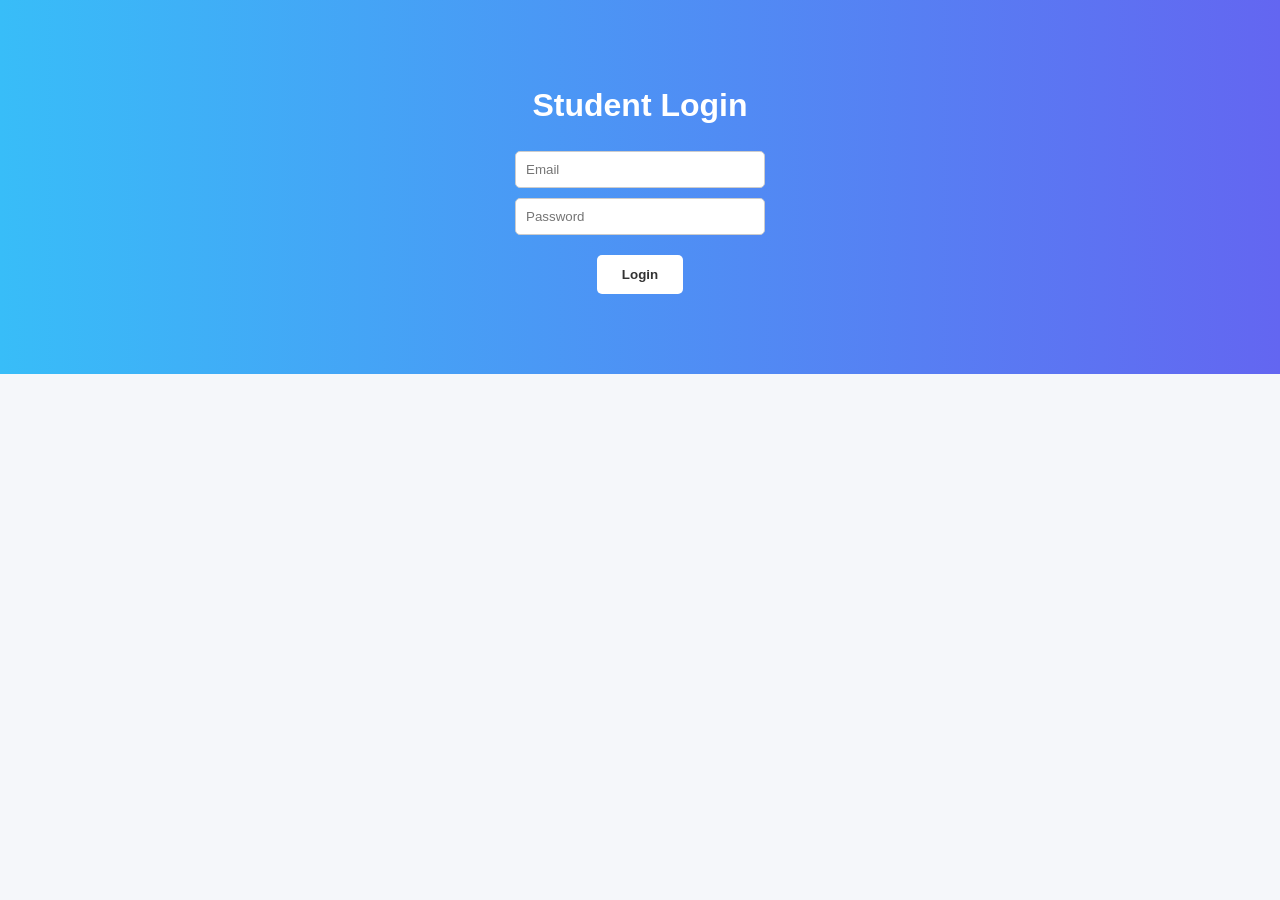
<file: College/index.html>
<!DOCTYPE html>
<html lang="en">
<head>
  <meta charset="UTF-8">
  <title>ABC College</title>
  <link rel="stylesheet" href="style.css">
</head>
<body>
<script>
  if (localStorage.getItem("isLoggedIn") !== "true") {
    window.location.href = "login.html";
  }
</script>

<!-- 🔷 Navbar -->
<header>
  <h2>KLE College</h2>
  <nav>
    <a href="#">Home</a>
    <a href="#courses">Courses</a>
    <a href="#facilities">Facilities</a>
    <a href="#contact">Contact</a>
  </nav>
</header>

<!-- 🎯 Hero Section -->
<section class="hero">
  <h1>Welcome to ABC College of Technology</h1>
  <p>Empowering students with knowledge, skills, and opportunities.</p>
  <button onclick="applyNow()">Apply Now</button>
</section>

<!-- 📘 About -->
<section class="about">
  <h2>About Us</h2>
  <p>
    ABC College is a premier institution committed to academic excellence and innovation.
  </p>
</section>

<!-- ⭐ Highlights -->
<section class="highlights">
  <div>🎓 5000+ Students</div>
  <div>🏆 95% Placement</div>
  <div>🏢 100+ Companies</div>
  <div>📚 50+ Courses</div>
</section>

<!-- 📚 Courses -->
<section id="courses">
  <h2>Our Courses</h2>

  <div class="card">
    <h3>BCA</h3>
    <p>Duration: 3 Years</p>
    <p>Fees: ₹60,000/year</p>
    <button onclick="showDetails('BCA')">View Details</button>
  </div>

  <div class="card">
    <h3>BTech</h3>
    <p>Duration: 4 Years</p>
    <p>Fees: ₹1,20,000/year</p>
    <button onclick="showDetails('BTech')">View Details</button>
  </div>

  <div class="card">
    <h3>MBA</h3>
    <p>Duration: 2 Years</p>
    <p>Fees: ₹90,000/year</p>
    <button onclick="showDetails('MBA')">View Details</button>
  </div>
</section>

<!-- 🏫 Facilities -->
<section id="facilities">
  <h2>Campus Facilities</h2>

  <div class="card">
   
    <a href="library.html" class="card-link">
         <h3 >📚 Library</h3>
    </a>
</div>
  <div class="card">🧪 Laboratories</div>
  <div class="card">🏠 Hostel</div>
  <div class="card">⚽ Sports</div>
  <div class="card">🍽️ Cafeteria</div>
</section>

<!-- 📞 Contact -->
<section id="contact">
  <h2>Contact Us</h2>
  <p>ABC College, Belgaum, Karnataka</p>
  <p>Phone: +91 98765 43210</p>
  <p>Email: info@abccollege.com</p>

  <form onsubmit="submitForm(event)">
    <input type="text" placeholder="Your Name" required>
    <input type="email" placeholder="Your Email" required>
    <textarea placeholder="Message"></textarea>
    <button type="submit">Submit</button>
  </form>
</section>

<!-- 🔻 Footer -->
<footer>
  <p>© 2026 ABC College</p>
</footer>

<script src="script.js"></script>
</body>
</html>
</file>
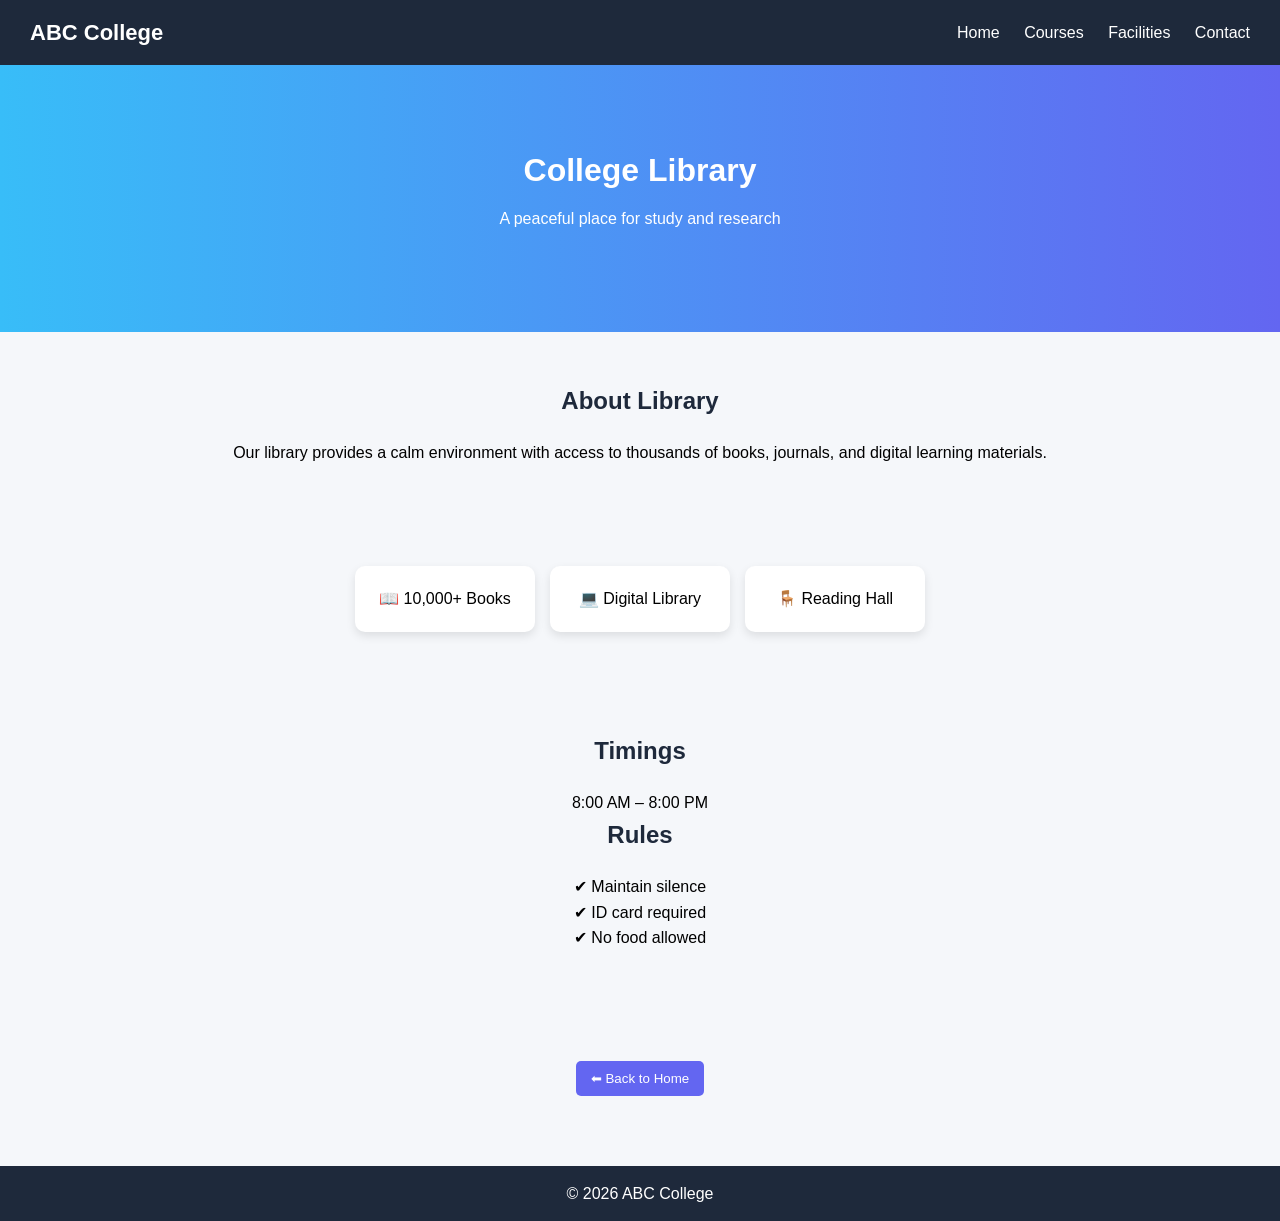
<file: College/library.html>
<!DOCTYPE html>
<html lang="en">
<head>
  <meta charset="UTF-8">
  <title>Library - ABC College</title>
  <link rel="stylesheet" href="style.css">
</head>
<body>

<!-- 🔷 Navbar -->
<header>
  <h2>ABC College</h2>
  <nav>
    <a href="index.html">Home</a>
    <a href="index.html#courses">Courses</a>
    <a href="index.html#facilities">Facilities</a>
    <a href="index.html#contact">Contact</a>
  </nav>
</header>

<!-- 📚 Library Section -->
<section class="hero">
  <h1>College Library</h1>
  <p>A peaceful place for study and research</p>
</section>

<section>
  <h2>About Library</h2>
  <p>
    Our library provides a calm environment with access to thousands of books,
    journals, and digital learning materials.
  </p>
</section>

<!-- 📦 Features -->
<section class="highlights">
  <div>📖 10,000+ Books</div>
  <div>💻 Digital Library</div>
  <div>🪑 Reading Hall</div>
</section>

<!-- 📋 Details -->
<section>
  <h2>Timings</h2>
  <p>8:00 AM – 8:00 PM</p>

  <h2>Rules</h2>
  <p>✔ Maintain silence</p>
  <p>✔ ID card required</p>
  <p>✔ No food allowed</p>
</section>

<!-- 🔙 Back Button -->
<section>
  <a href="index.html">
    <button>⬅ Back to Home</button>
  </a>
</section>

<!-- 🔻 Footer -->
<footer>
  <p>© 2026 ABC College</p>
</footer>

</body>
</html>
</file>
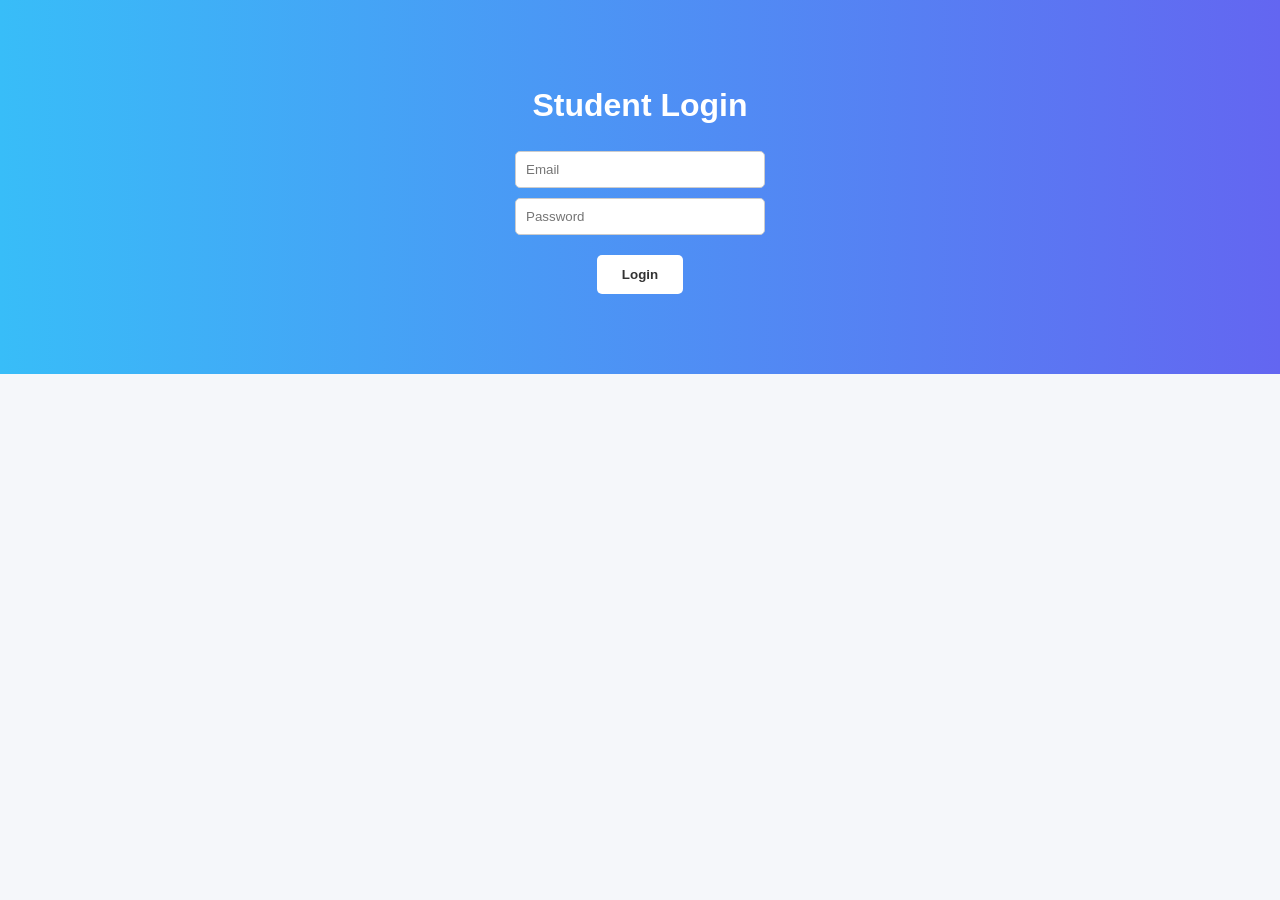
<file: College/login.html>
<!DOCTYPE html>
<html>
<head>
  <title>Login</title>
  <link rel="stylesheet" href="style.css">
</head>
<body>

<section class="hero">
  <h1>Student Login</h1>

  <form onsubmit="login(event)">
    <input type="email" id="email" placeholder="Email" required>
    <input type="password" id="password" placeholder="Password" required>
    <button type="submit">Login</button>
  </form>

</section>

<script src="script.js"></script>
</body>
</html>
</file>
<file: College/style.css>
/* Reset */
* {
  margin: 0;
  padding: 0;
  box-sizing: border-box;
}

body {
  font-family: 'Segoe UI', Arial, sans-serif;
  line-height: 1.6;
  background: #f5f7fa;
}

/* 🔷 Navbar */
header {
  display: flex;
  justify-content: space-between;
  align-items: center;
  background: #1e293b;
  color: white;
  padding: 15px 30px;
}

header h2 {
  font-size: 22px;
}

nav a {
  color: white;
  margin-left: 20px;
  text-decoration: none;
  transition: 0.3s;
}

nav a:hover {
  color: #38bdf8;
}

/* 🎯 Hero Section */
.hero {
  text-align: center;
  padding: 80px 20px;
  background: linear-gradient(to right, #38bdf8, #6366f1);
  color: white;
}

.hero h1 {
  font-size: 32px;
  margin-bottom: 10px;
}

.hero p {
  margin-bottom: 20px;
}

.hero button {
  padding: 12px 25px;
  border-radius: 5px;
  background: white;
  color: #333;
  font-weight: bold;
  cursor: pointer;
  transition: 0.3s;
}

.hero button:hover {
  background: #e2e8f0;
}

/* 📦 Sections */
section {
  padding: 50px 20px;
  text-align: center;
}

section h2 {
  margin-bottom: 20px;
  color: #1e293b;
}

/* ⭐ Highlights */
.highlights {
  display: flex;
  justify-content: center;
  flex-wrap: wrap;
  gap: 15px;
}

.highlights div {
  background: white;
  padding: 20px;
  border-radius: 10px;
  width: 180px;
  box-shadow: 0 4px 10px rgba(0,0,0,0.1);
}

/* 📚 Cards */
.card {
  background: white;
  border-radius: 10px;
  margin: 15px;
  padding: 20px;
  display: inline-block;
  width: 220px;
  box-shadow: 0 4px 12px rgba(0,0,0,0.1);
  transition: 0.3s;
}

.card:hover {
  transform: translateY(-5px);
}

/* Buttons */
button {
  background: #6366f1;
  color: white;
  border: none;
  padding: 10px 15px;
  margin-top: 10px;
  border-radius: 5px;
  cursor: pointer;
  transition: 0.3s;
}

button:hover {
  background: #4f46e5;
}

/* 📞 Form */
form {
  margin-top: 20px;
}

form input,
form textarea {
  display: block;
  margin: 10px auto;
  padding: 10px;
  width: 250px;
  border-radius: 5px;
  border: 1px solid #ccc;
}

form textarea {
  height: 80px;
}

/* 🔻 Footer */
footer {
  background: #1e293b;
  color: white;
  text-align: center;
  padding: 15px;
  margin-top: 20px;
}

/* 🌟 Smooth scroll */
html {
  scroll-behavior: smooth;
}

/* 🎯 Fade In Animation */
@keyframes fadeIn {
  from {
    opacity: 0;
    transform: translateY(20px);
  }
  to {
    opacity: 1;
    transform: translateY(0);
  }
}

/* Apply animation to sections */
section {
  animation: fadeIn 1s ease-in;
}

/* 🎯 Navbar Slide Down */
header {
  animation: slideDown 0.8s ease;
}

@keyframes slideDown {
  from {
    transform: translateY(-100%);
  }
  to {
    transform: translateY(0);
  }
}

/* 🎯 Card Hover Animation */
.card {
  transition: transform 0.3s, box-shadow 0.3s;
}

.card:hover {
  transform: translateY(-8px) scale(1.03);
  box-shadow: 0 10px 20px rgba(0,0,0,0.2);
}

/* 🎯 Button Animation */
button {
  transition: all 0.3s ease;
}

button:hover {
  transform: scale(1.05);
}

/* 🎯 Hero Text Animation */
.hero h1 {
  animation: fadeIn 1s ease-in-out;
}

.hero p {
  animation: fadeIn 1.5s ease-in-out;
}

.hero button {
  animation: fadeIn 2s ease-in-out;
}

/* 🎯 Highlight Bounce */
.highlights div:hover {
  transform: translateY(-5px);
  transition: 0.3s;
}

/* 🎯 Input Focus Effect */
form input:focus,
form textarea:focus {
  outline: none;
  border-color: #6366f1;
  box-shadow: 0 0 5px rgba(99,102,241,0.5);
}
.card-link {
  text-decoration: none;
  color: inherit;
  display: block;   
  font-weight: 100;
}
</file>
